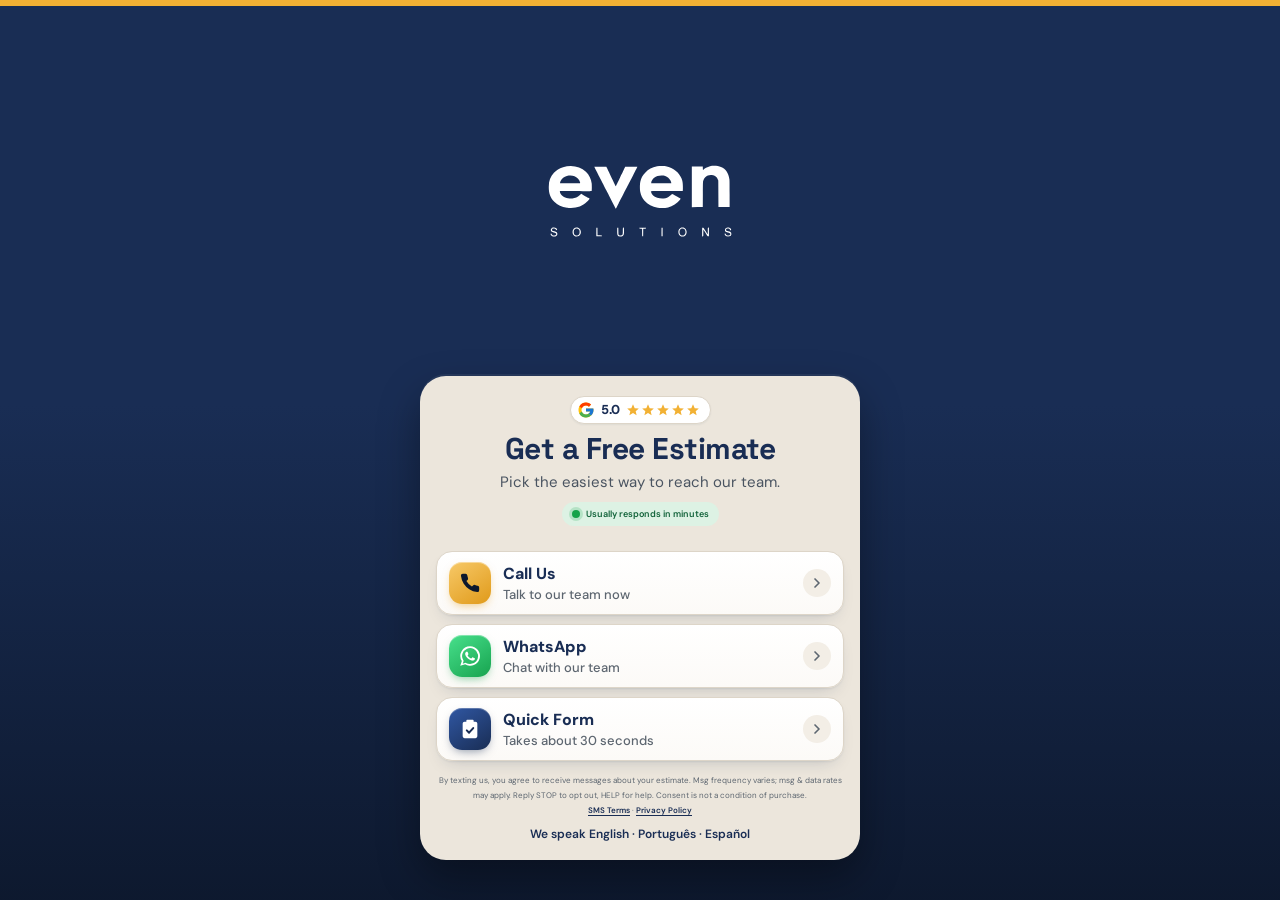
<file: index.html>
<!DOCTYPE html>
<html lang="en">
<head>
  <meta charset="utf-8">
  <meta name="facebook-domain-verification" content="kcwqzrbr8dqkp8t2dxts8i8a667x19">
  <meta name="viewport" content="width=device-width, initial-scale=1">
  <title>Even Solutions — Home Remodeling in Central Florida</title>
  <meta name="description" content="Licensed and insured home remodeling in Orlando and Central Florida: flooring, painting, bathrooms and accent walls.">
  <meta http-equiv="refresh" content="0; url=/estimate">
  <link rel="canonical" href="https://www.evensolutionsusa.com/estimate">
  <link rel="icon" type="image/svg+xml" href="/images/logo-navy.svg">
</head>
<body style="background:#192d54">
  <p><a href="/estimate" style="color:#fff">Get a free estimate</a></p>
</body>
</html>
</file>
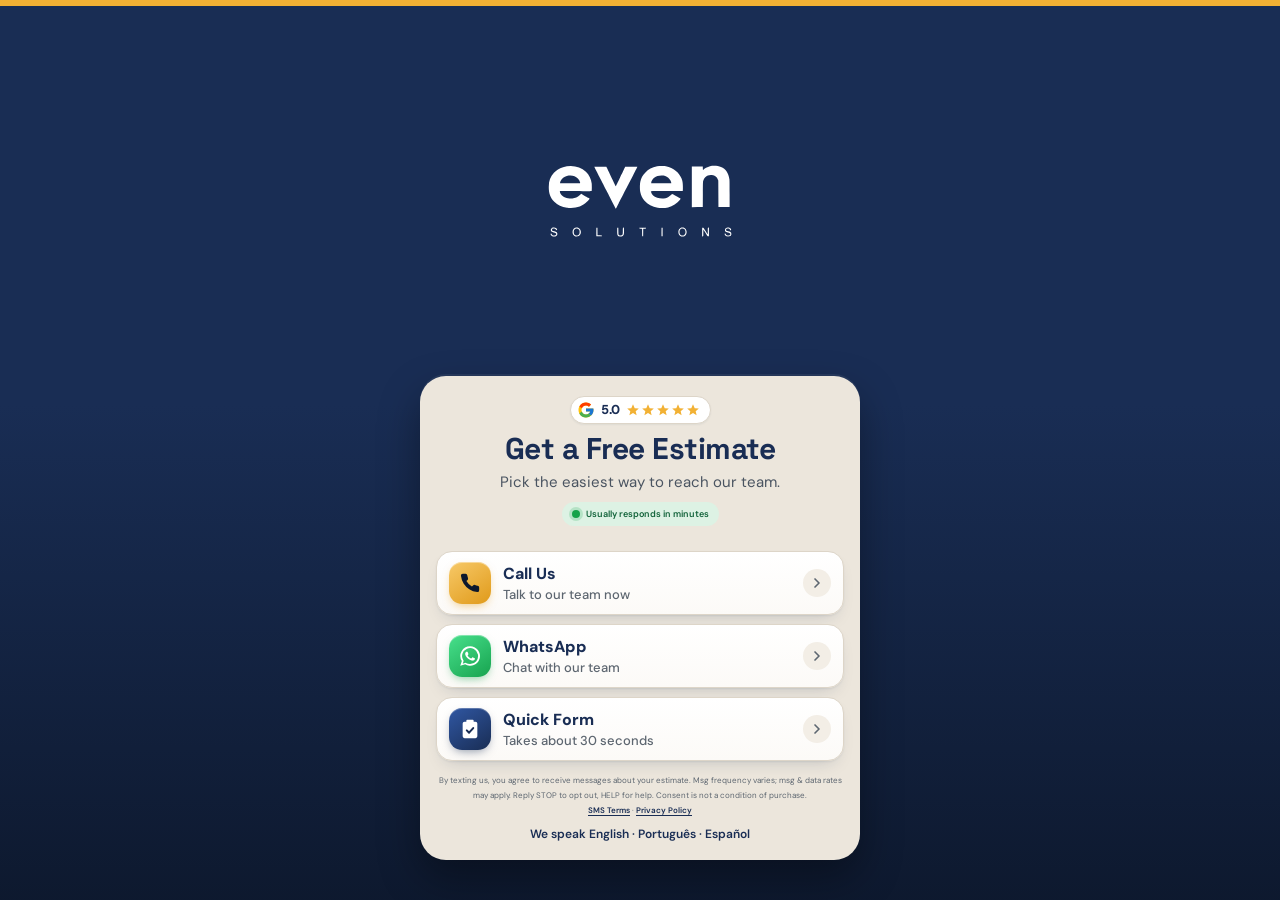
<file: estimate/index.html>
<!DOCTYPE html>
<html lang="en" style="background:#192d54">
<head>
  <meta charset="utf-8">
  <meta name="facebook-domain-verification" content="kcwqzrbr8dqkp8t2dxts8i8a667x19">
  <meta name="viewport" content="width=device-width, initial-scale=1">
  <title>Free Remodeling Estimate — Even Solutions</title>
  <meta name="description" content="Choose the easiest way to connect with the Even Solutions team for a free estimate.">
  <meta name="robots" content="noindex, follow">
  <meta name="theme-color" content="#192d54">
  <meta property="og:title" content="Even Solutions — Home Remodeling in Central Florida">
  <meta property="og:image" content="/images/logo-navy.svg">
  <link rel="icon" type="image/svg+xml" href="/images/logo-navy.svg">
  <link rel="preconnect" href="https://fonts.googleapis.com">
  <link rel="preconnect" href="https://fonts.gstatic.com" crossorigin>
  <link rel="stylesheet" href="https://fonts.googleapis.com/css2?family=Space+Grotesk:wght@500;700&family=DM+Sans:wght@400;500;600;700;800&display=swap">
  <link rel="stylesheet" href="/assets/even.css?v=9">
  <script src="/assets/config.js?v=5"></script>
</head>
<body class="estimate-body">
  <main class="estimate">
    <div class="estimate-logo">
      <a href="/" aria-label="Even Solutions home">
        <img src="/images/logo-white.svg" alt="Even Solutions" width="1200" height="468">
      </a>
    </div>

    <section class="estimate-card" aria-labelledby="estimate-title">
      <div class="rating" role="img" aria-label="Rated 5.0 out of 5 on Google">
        <img src="/images/google-g.svg" alt="" width="18" height="18">
        <b>5.0</b>
        <span class="stars" aria-hidden="true">
          <svg viewBox="0 0 24 24" fill="#F2B134"><path d="M12 2l2.9 6.9 7.1.6-5.4 4.7 1.6 7L12 17.3 5.8 21.2l1.6-7L2 9.5l7.1-.6z"/></svg>
          <svg viewBox="0 0 24 24" fill="#F2B134"><path d="M12 2l2.9 6.9 7.1.6-5.4 4.7 1.6 7L12 17.3 5.8 21.2l1.6-7L2 9.5l7.1-.6z"/></svg>
          <svg viewBox="0 0 24 24" fill="#F2B134"><path d="M12 2l2.9 6.9 7.1.6-5.4 4.7 1.6 7L12 17.3 5.8 21.2l1.6-7L2 9.5l7.1-.6z"/></svg>
          <svg viewBox="0 0 24 24" fill="#F2B134"><path d="M12 2l2.9 6.9 7.1.6-5.4 4.7 1.6 7L12 17.3 5.8 21.2l1.6-7L2 9.5l7.1-.6z"/></svg>
          <svg viewBox="0 0 24 24" fill="#F2B134"><path d="M12 2l2.9 6.9 7.1.6-5.4 4.7 1.6 7L12 17.3 5.8 21.2l1.6-7L2 9.5l7.1-.6z"/></svg>
        </span>
      </div>

      <h1 id="estimate-title">Get a Free Estimate</h1>
      <p class="lead">Pick the easiest way to reach our team.</p>
      <p class="responds"><i aria-hidden="true"></i>Usually responds in minutes</p>

      <nav class="options" aria-label="Contact options">
        <!-- Primary: Text Us -->
        <a href="sms:+16893336828" class="opt primary btn-sms" data-channel="sms" aria-label="Text Even Solutions. Fastest way to reach us">
          <span class="ico" aria-hidden="true">
            <svg viewBox="0 0 24 24" style="width:24px;height:24px"><path fill="#FFFFFF" d="M5 3h14a3 3 0 0 1 3 3v9a3 3 0 0 1-3 3h-8.6l-4.8 3.6A1 1 0 0 1 4 20.8V18A3 3 0 0 1 2 15V6a3 3 0 0 1 3-3z"/><circle cx="8" cy="10.5" r="1.5" fill="#192d54"/><circle cx="12" cy="10.5" r="1.5" fill="#192d54"/><circle cx="16" cy="10.5" r="1.5" fill="#192d54"/></svg>
          </span>
          <span class="txt">
            <span class="t">Text Us <span class="badge">FASTEST</span></span>
            <span class="s">Start at your own pace</span>
          </span>
          <span class="chev" aria-hidden="true"><svg viewBox="0 0 24 24" fill="none" stroke="#0d182d" stroke-width="2.5" stroke-linecap="round" stroke-linejoin="round"><path d="m9 18 6-6-6-6"/></svg></span>
        </a>

        <!-- Call Us -->
        <a href="tel:+16893336828" class="opt btn-call" aria-label="Call Even Solutions">
          <span class="ico call" aria-hidden="true">
            <svg viewBox="0 0 24 24"><path fill="#0d182d" d="M22 16.92v3a2 2 0 0 1-2.18 2 19.79 19.79 0 0 1-8.63-3.07 19.5 19.5 0 0 1-6-6 19.79 19.79 0 0 1-3.07-8.67A2 2 0 0 1 4.11 2h3a2 2 0 0 1 2 1.72c.13.96.36 1.9.7 2.81a2 2 0 0 1-.45 2.11L8.09 9.91a16 16 0 0 0 6 6l1.27-1.27a2 2 0 0 1 2.11-.45c.91.34 1.85.57 2.81.7A2 2 0 0 1 22 16.92z"/></svg>
          </span>
          <span class="txt">
            <span class="t">Call Us</span>
            <span class="s">Talk to our team now</span>
          </span>
          <span class="chev" aria-hidden="true"><svg viewBox="0 0 24 24" fill="none" stroke="#5d6670" stroke-width="2.5" stroke-linecap="round" stroke-linejoin="round"><path d="m9 18 6-6-6-6"/></svg></span>
        </a>

        <!-- WhatsApp (number set in /assets/config.js) -->
        <a href="sms:+16893336828" class="opt btn-wa" target="_blank" rel="noopener noreferrer" aria-label="Open WhatsApp with Even Solutions. Chat with our team">
          <span class="ico wa" aria-hidden="true">
            <svg viewBox="0 0 32 32" fill="#FFFFFF" style="width:24px;height:24px"><path d="M16.02 3A12.86 12.86 0 0 0 5.1 22.66L3 29l6.55-2.04A12.95 12.95 0 1 0 16.02 3Zm0 23.72a10.7 10.7 0 0 1-5.45-1.49l-.39-.23-3.88 1.21 1.25-3.76-.25-.4a10.65 10.65 0 1 1 8.72 4.67Zm5.84-7.98c-.32-.16-1.9-.94-2.2-1.05-.29-.11-.5-.16-.71.16-.21.32-.82 1.05-1 1.27-.19.21-.37.24-.69.08-.32-.16-1.35-.5-2.57-1.58a9.62 9.62 0 0 1-1.78-2.21c-.19-.32-.02-.49.14-.65.14-.14.32-.37.48-.56.16-.18.21-.32.32-.53.1-.21.05-.4-.03-.56-.08-.16-.71-1.72-.98-2.35-.26-.62-.52-.54-.71-.55h-.61c-.21 0-.56.08-.85.4-.29.32-1.11 1.09-1.11 2.65s1.14 3.07 1.3 3.28c.16.21 2.24 3.42 5.43 4.8.76.32 1.35.52 1.81.67.76.24 1.45.21 2 .13.61-.09 1.9-.78 2.17-1.53.27-.75.27-1.4.19-1.53-.08-.13-.29-.21-.61-.37Z"/></svg>
          </span>
          <span class="txt">
            <span class="t">WhatsApp</span>
            <span class="s">Chat with our team</span>
          </span>
          <span class="chev" aria-hidden="true"><svg viewBox="0 0 24 24" fill="none" stroke="#5d6670" stroke-width="2.5" stroke-linecap="round" stroke-linejoin="round"><path d="m9 18 6-6-6-6"/></svg></span>
        </a>

        <!-- Quick Form -->
        <a href="/quote" class="opt" data-channel="form" id="quick-form" aria-label="Open the Even Solutions quick form. Takes about 30 seconds">
          <span class="ico form" aria-hidden="true">
            <svg viewBox="0 0 24 24"><path fill="#FFFFFF" d="M9 2h6a1 1 0 0 1 1 1v1h2a2 2 0 0 1 2 2v14a2 2 0 0 1-2 2H6a2 2 0 0 1-2-2V6a2 2 0 0 1 2-2h2V3a1 1 0 0 1 1-1z"/><path d="m8.5 13.5 2.5 2.5 4.5-5" fill="none" stroke="#192d54" stroke-width="2.2" stroke-linecap="round" stroke-linejoin="round"/></svg>
          </span>
          <span class="txt">
            <span class="t">Quick Form</span>
            <span class="s">Takes about 30 seconds</span>
          </span>
          <span class="chev" aria-hidden="true"><svg viewBox="0 0 24 24" fill="none" stroke="#5d6670" stroke-width="2.5" stroke-linecap="round" stroke-linejoin="round"><path d="m9 18 6-6-6-6"/></svg></span>
        </a>
      </nav>

      <p class="consent">
        By texting us, you agree to receive messages about your estimate. Msg frequency varies; msg &amp; data
        rates may apply. Reply STOP to opt out, HELP for help. Consent is not a condition of purchase.
        <span class="links"><a href="/sms-terms">SMS Terms</a> · <a href="/privacy-policy">Privacy Policy</a></span>
      </p>
      <p class="langs">We speak English · Português · Español</p>
    </section>
  </main>

  <script src="/assets/tracking.js?v=4"></script>
  <script>
    (function () {
      var code = window.EVEN_LEAD_CODE;
      function track(name, channel) {
        var detail = {}; if (channel) detail.channel = channel; if (code) detail.code = code;
        window.dispatchEvent(new CustomEvent(name, { detail: detail }));
        if (window.dataLayer) window.dataLayer.push(Object.assign({ event: name }, detail));
      }
      track('estimate_page_view');
      document.querySelectorAll('[data-channel]').forEach(function (a) {
        a.addEventListener('click', function () {
          var ch = a.getAttribute('data-channel');
          track('estimate_channel_click', ch);
          if (ch === 'form') track('estimate_form_open', 'form');
        });
      });
      document.querySelector('.btn-wa').addEventListener('click', function () { track('estimate_channel_click', 'whatsapp'); });
    })();
  </script>
</body>
</html>
</file>
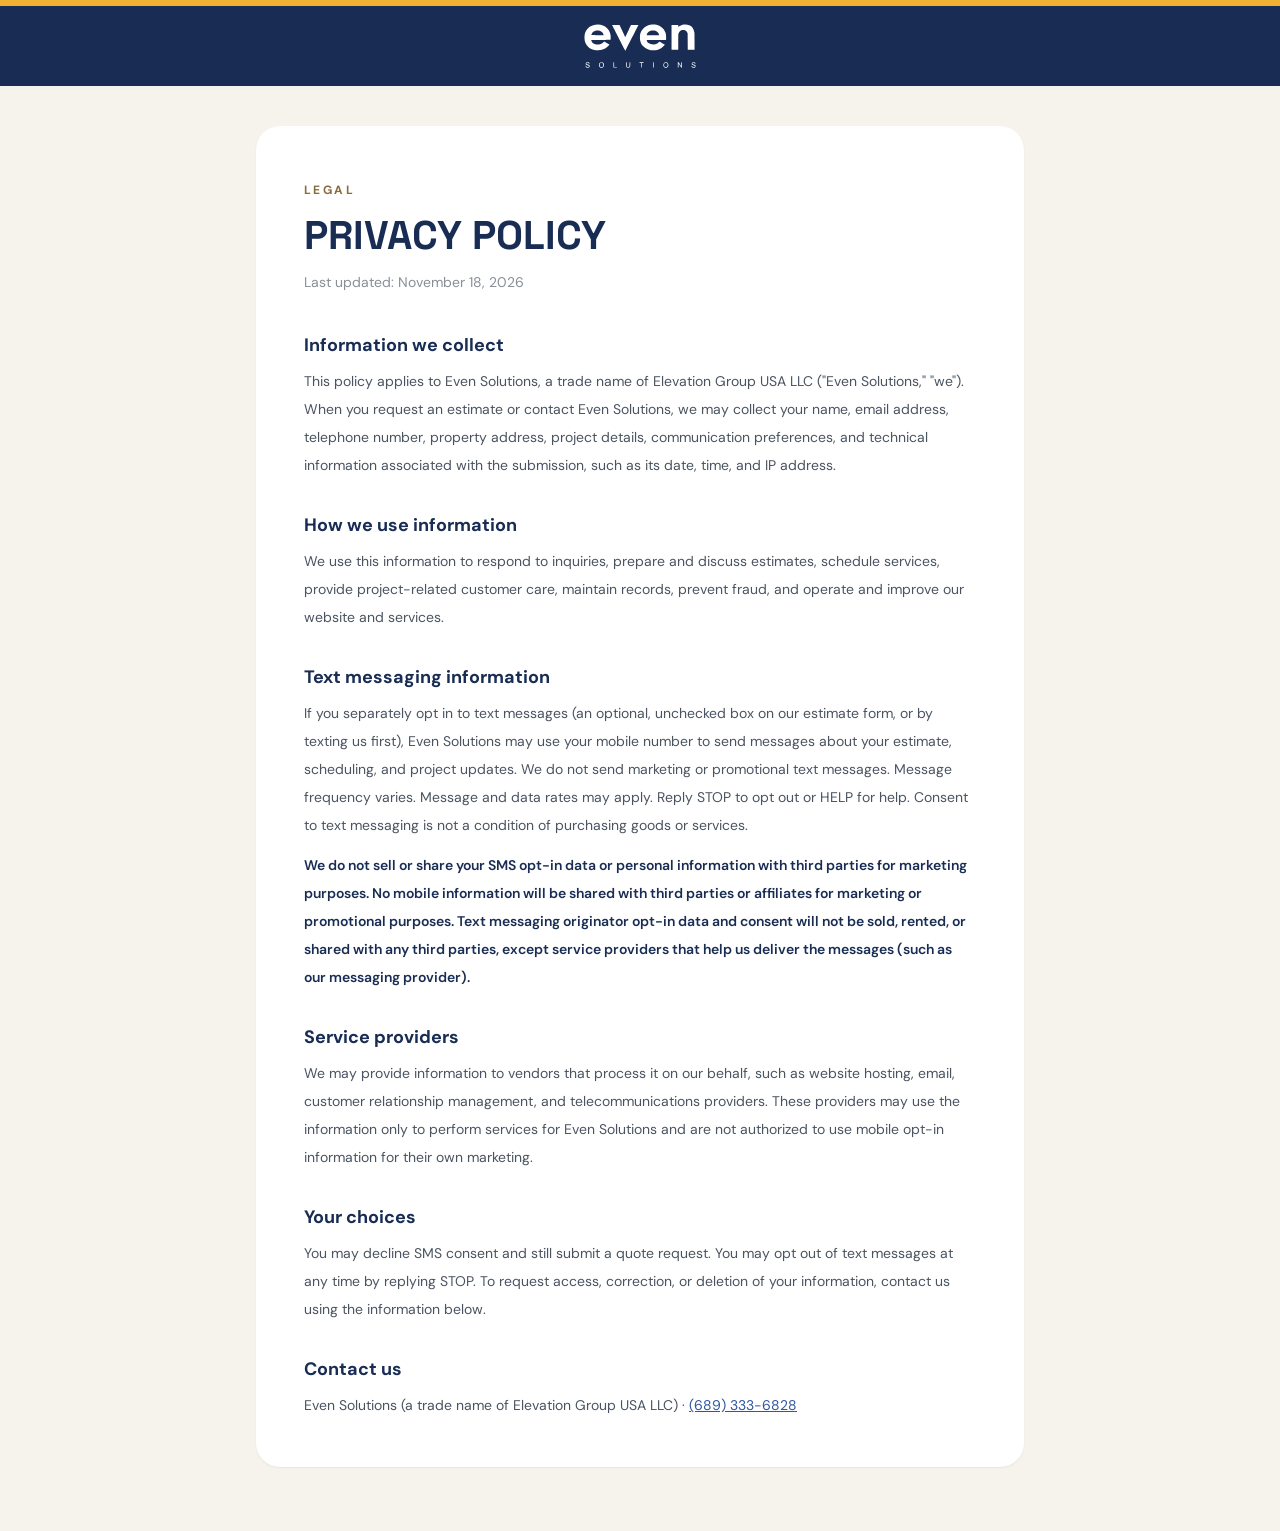
<file: privacy-policy/index.html>
<!DOCTYPE html>
<html lang="en">
<head>
  <meta charset="utf-8">
  <meta name="facebook-domain-verification" content="kcwqzrbr8dqkp8t2dxts8i8a667x19">
  <meta name="viewport" content="width=device-width, initial-scale=1">
  <title>Privacy Policy — Even Solutions</title>
  <meta name="description" content="How Even Solutions collects, uses, and protects information submitted through our website.">
  <meta name="theme-color" content="#192d54">
  <link rel="icon" type="image/svg+xml" href="/images/logo-navy.svg">
  <link rel="preconnect" href="https://fonts.googleapis.com">
  <link rel="preconnect" href="https://fonts.gstatic.com" crossorigin>
  <link rel="stylesheet" href="https://fonts.googleapis.com/css2?family=Space+Grotesk:wght@500;700&family=DM+Sans:wght@400;500;600;700;800&display=swap">
  <link rel="stylesheet" href="/assets/even.css?v=9">
</head>
<body>
  <header class="page-top"><a href="/estimate" aria-label="Even Solutions"><img src="/images/logo-white.svg" alt="Even Solutions" width="1200" height="468"></a></header>
  <main class="legal">
    <article>
      <p class="eyebrow">Legal</p>
      <h1>Privacy Policy</h1>
      <p class="updated">Last updated: November 18, 2026</p>

      <div class="body">
        <section>
          <h2>Information we collect</h2>
          <p>This policy applies to Even Solutions, a trade name of Elevation Group USA LLC ("Even Solutions," "we"). When you request an estimate or contact Even Solutions, we may collect your name, email
            address, telephone number, property address, project details, communication preferences,
            and technical information associated with the submission, such as its date, time, and IP address.</p>
        </section>
        <section>
          <h2>How we use information</h2>
          <p>We use this information to respond to inquiries, prepare and discuss estimates, schedule
            services, provide project-related customer care, maintain records, prevent fraud, and
            operate and improve our website and services.</p>
        </section>
        <section>
          <h2>Text messaging information</h2>
          <p>If you separately opt in to text messages (an optional, unchecked box on our estimate form, or by texting us
            first), Even Solutions may use your mobile number to send messages about your estimate, scheduling, and
            project updates. We do not send marketing or promotional text messages.
            Message frequency varies. Message and data rates may apply. Reply STOP to opt out or HELP
            for help. Consent to text messaging is not a condition of purchasing goods or services.</p>
          <p class="strong">We do not sell or share your SMS opt-in data or personal information with third parties for marketing purposes. No mobile information will be shared with third parties or affiliates for marketing or promotional
            purposes. Text messaging originator opt-in data and consent will not be sold, rented, or shared with any
            third parties, except service providers that help us deliver the messages (such as our messaging provider).</p>
        </section>
        <section>
          <h2>Service providers</h2>
          <p>We may provide information to vendors that process it on our behalf, such as website
            hosting, email, customer relationship management, and telecommunications providers. These
            providers may use the information only to perform services for Even Solutions and are not
            authorized to use mobile opt-in information for their own marketing.</p>
        </section>
        <section>
          <h2>Your choices</h2>
          <p>You may decline SMS consent and still submit a quote request. You may opt out of text
            messages at any time by replying STOP. To request access, correction, or deletion of your
            information, contact us using the information below.</p>
        </section>
        <section>
          <h2>Contact us</h2>
          <p>Even Solutions (a trade name of Elevation Group USA LLC) · <a href="tel:+16893336828">(689) 333-6828</a></p>
        </section>
      </div>
    </article>
  </main>
</body>
</html>
</file>
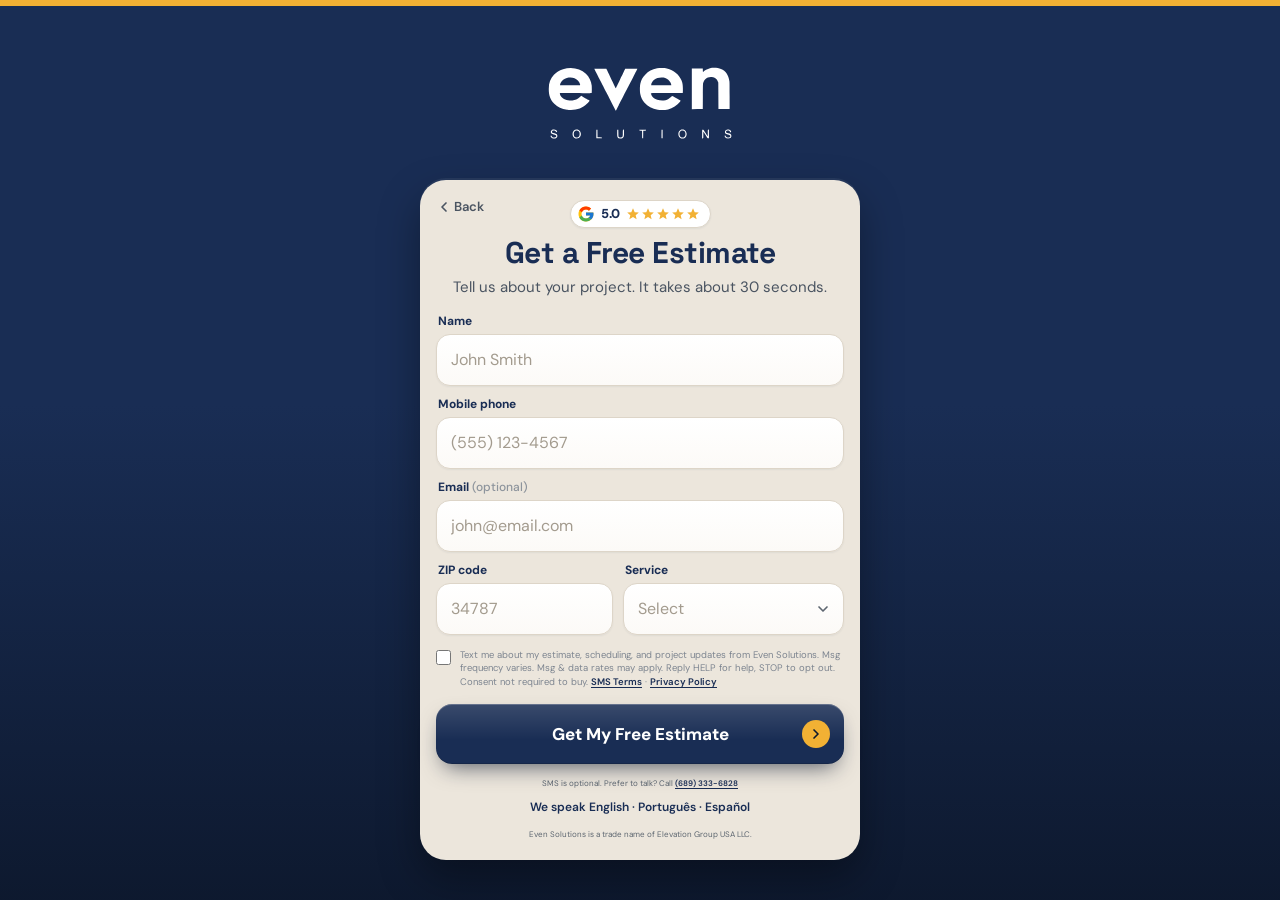
<file: quote/index.html>
<!DOCTYPE html>
<html lang="en" style="background:#192d54">
<head>
  <meta charset="utf-8">
  <meta name="facebook-domain-verification" content="kcwqzrbr8dqkp8t2dxts8i8a667x19">
  <meta name="viewport" content="width=device-width, initial-scale=1">
  <title>Quick Estimate Form — Even Solutions</title>
  <meta name="description" content="Request a free home remodeling estimate from Even Solutions in about 30 seconds.">
  <meta name="robots" content="noindex, follow">
  <meta name="theme-color" content="#192d54">
  <link rel="icon" type="image/svg+xml" href="/images/logo-navy.svg">
  <link rel="preconnect" href="https://fonts.googleapis.com">
  <link rel="preconnect" href="https://fonts.gstatic.com" crossorigin>
  <link rel="stylesheet" href="https://fonts.googleapis.com/css2?family=Space+Grotesk:wght@500;700&family=DM+Sans:wght@400;500;600;700;800&display=swap">
  <link rel="stylesheet" href="/assets/even.css?v=9">
  <script src="/assets/config.js?v=5"></script>
</head>
<body class="estimate-body">
  <main class="estimate">
    <div class="estimate-logo">
      <a href="/estimate" aria-label="Even Solutions — back to contact options">
        <img src="/images/logo-white.svg" alt="Even Solutions" width="1200" height="468">
      </a>
    </div>

    <section class="estimate-card quote-card" aria-labelledby="quote-title">
      <a href="/estimate" class="back-link" aria-label="Back to contact options">
        <svg viewBox="0 0 24 24" fill="none" stroke="currentColor" stroke-width="2.5" stroke-linecap="round" stroke-linejoin="round" aria-hidden="true"><path d="m15 18-6-6 6-6"/></svg>Back
      </a>
      <div class="rating" role="img" aria-label="Rated 5.0 out of 5 on Google">
        <img src="/images/google-g.svg" alt="" width="18" height="18">
        <b>5.0</b>
        <span class="stars" aria-hidden="true">
          <svg viewBox="0 0 24 24" fill="#F2B134"><path d="M12 2l2.9 6.9 7.1.6-5.4 4.7 1.6 7L12 17.3 5.8 21.2l1.6-7L2 9.5l7.1-.6z"/></svg>
          <svg viewBox="0 0 24 24" fill="#F2B134"><path d="M12 2l2.9 6.9 7.1.6-5.4 4.7 1.6 7L12 17.3 5.8 21.2l1.6-7L2 9.5l7.1-.6z"/></svg>
          <svg viewBox="0 0 24 24" fill="#F2B134"><path d="M12 2l2.9 6.9 7.1.6-5.4 4.7 1.6 7L12 17.3 5.8 21.2l1.6-7L2 9.5l7.1-.6z"/></svg>
          <svg viewBox="0 0 24 24" fill="#F2B134"><path d="M12 2l2.9 6.9 7.1.6-5.4 4.7 1.6 7L12 17.3 5.8 21.2l1.6-7L2 9.5l7.1-.6z"/></svg>
          <svg viewBox="0 0 24 24" fill="#F2B134"><path d="M12 2l2.9 6.9 7.1.6-5.4 4.7 1.6 7L12 17.3 5.8 21.2l1.6-7L2 9.5l7.1-.6z"/></svg>
        </span>
      </div>

      <h1 id="quote-title">Get a Free Estimate</h1>
      <p class="lead">Tell us about your project. It takes about 30 seconds.</p>

      <form class="eform" id="quote-form" novalidate>
        <input class="hp" type="text" name="company" tabindex="-1" autocomplete="off" aria-hidden="true">
        <input type="hidden" name="gclid"><input type="hidden" name="fbclid"><input type="hidden" name="gbraid"><input type="hidden" name="wbraid">
        <input type="hidden" name="utm_source"><input type="hidden" name="utm_medium"><input type="hidden" name="utm_campaign">
        <input type="hidden" name="utm_content"><input type="hidden" name="utm_term">

        <label class="field"><span>Name</span>
          <input name="name" type="text" required maxlength="120" autocomplete="name" placeholder="John Smith"></label>
        <label class="field"><span>Mobile phone</span>
          <input name="phone" type="tel" required maxlength="40" autocomplete="tel" placeholder="(555) 123-4567"></label>
        <label class="field"><span>Email <em>(optional)</em></span>
          <input name="email" type="email" maxlength="254" autocomplete="email" placeholder="john@email.com"></label>
        <div class="row">
          <label class="field"><span>ZIP code</span>
            <input name="zipCode" type="text" required inputmode="numeric" pattern="[0-9]{5}" minlength="5" maxlength="5" autocomplete="postal-code" placeholder="34787"></label>
          <label class="field"><span>Service</span>
            <select name="service" required>
              <option value="" disabled selected>Select</option>
              <option>Flooring</option>
              <option>Interior Painting</option>
              <option>Exterior Painting</option>
              <option>Bathroom Remodel</option>
              <option>Accent Walls</option>
              <option>Demolition</option>
              <option>Other</option>
            </select></label>
        </div>

        <div class="sms-consent">
          <input type="checkbox" id="sms-consent" name="smsConsent" value="yes">
          <label for="sms-consent">Text me about my estimate, scheduling, and project updates from Even Solutions. Msg frequency varies. Msg &amp; data rates may apply. Reply HELP for help, STOP to opt out. Consent not required to buy.
            <a href="/sms-terms" target="_blank" rel="noopener">SMS Terms</a> · <a href="/privacy-policy" target="_blank" rel="noopener">Privacy Policy</a></label>
        </div>

        <p class="error" role="alert" hidden></p>

        <button type="submit" class="ebtn"><span class="ebtn-label">Get My Free Estimate</span>
          <span class="chev" aria-hidden="true"><svg viewBox="0 0 24 24" fill="none" stroke="#0d182d" stroke-width="2.5" stroke-linecap="round" stroke-linejoin="round"><path d="m9 18 6-6-6-6"/></svg></span>
        </button>
      </form>

      <p class="consent">SMS is optional. Prefer to talk? Call <a href="tel:+16893336828" class="btn-call">(689) 333-6828</a></p>
      <p class="langs">We speak English · Português · Español</p>
      <p class="consent legal-name">Even Solutions is a trade name of Elevation Group USA LLC.</p>
    </section>
  </main>

  <script src="/assets/tracking.js?v=4"></script>
  <script>
    (function () {
      var C = window.EVEN_CONFIG || {};
      var form = document.getElementById('quote-form');
      var err = form.querySelector('.error');
      var btn = form.querySelector('button[type=submit]');
      var label = btn.querySelector('.ebtn-label');
      function showError(msg) { err.textContent = msg; err.hidden = false; }
      form.addEventListener('submit', function (e) {
        e.preventDefault();
        err.hidden = true;
        if (!form.checkValidity()) { showError('Please check the required fields.'); form.reportValidity(); return; }
        btn.disabled = true; label.textContent = 'Sending…';
        var data = Object.fromEntries(new FormData(form).entries());
        data.smsConsent = document.getElementById('sms-consent').checked; // optional, unchecked by default
        data.formPage = location.href;
        data.meta_event_id = window.EVEN_NEW_EVENT_ID ? window.EVEN_NEW_EVENT_ID() : String(Date.now());
        try { sessionStorage.setItem('even_lead_event_id', data.meta_event_id); sessionStorage.setItem('even_lead_service', data.service); } catch (e) {}
        fetch('/api/quote', { method: 'POST', headers: { 'Content-Type': 'application/json' }, body: JSON.stringify(data) })
          .then(function (r) { return r.json().catch(function () { return {}; }).then(function (j) { if (!r.ok || !j.ok) throw new Error(j.message || ''); return j; }); })
          .then(function () {
            if (typeof window.gtag === 'function') {
              gtag('event', 'generate_lead', { form_name: 'quick_form', service: data.service });
              if (C.adsConversions && C.adsConversions.lead_form) gtag('event', 'conversion', { send_to: C.adsConversions.lead_form });
            }
            location.href = '/thank-you';
          })
          .catch(function (x) {
            showError(x.message || 'Something went wrong. Please call us at ' + (C.phoneDisplay || '(689) 333-6828') + '.');
            btn.disabled = false; label.textContent = 'Get My Free Estimate';
          });
      });
    })();
  </script>
</body>
</html>
</file>
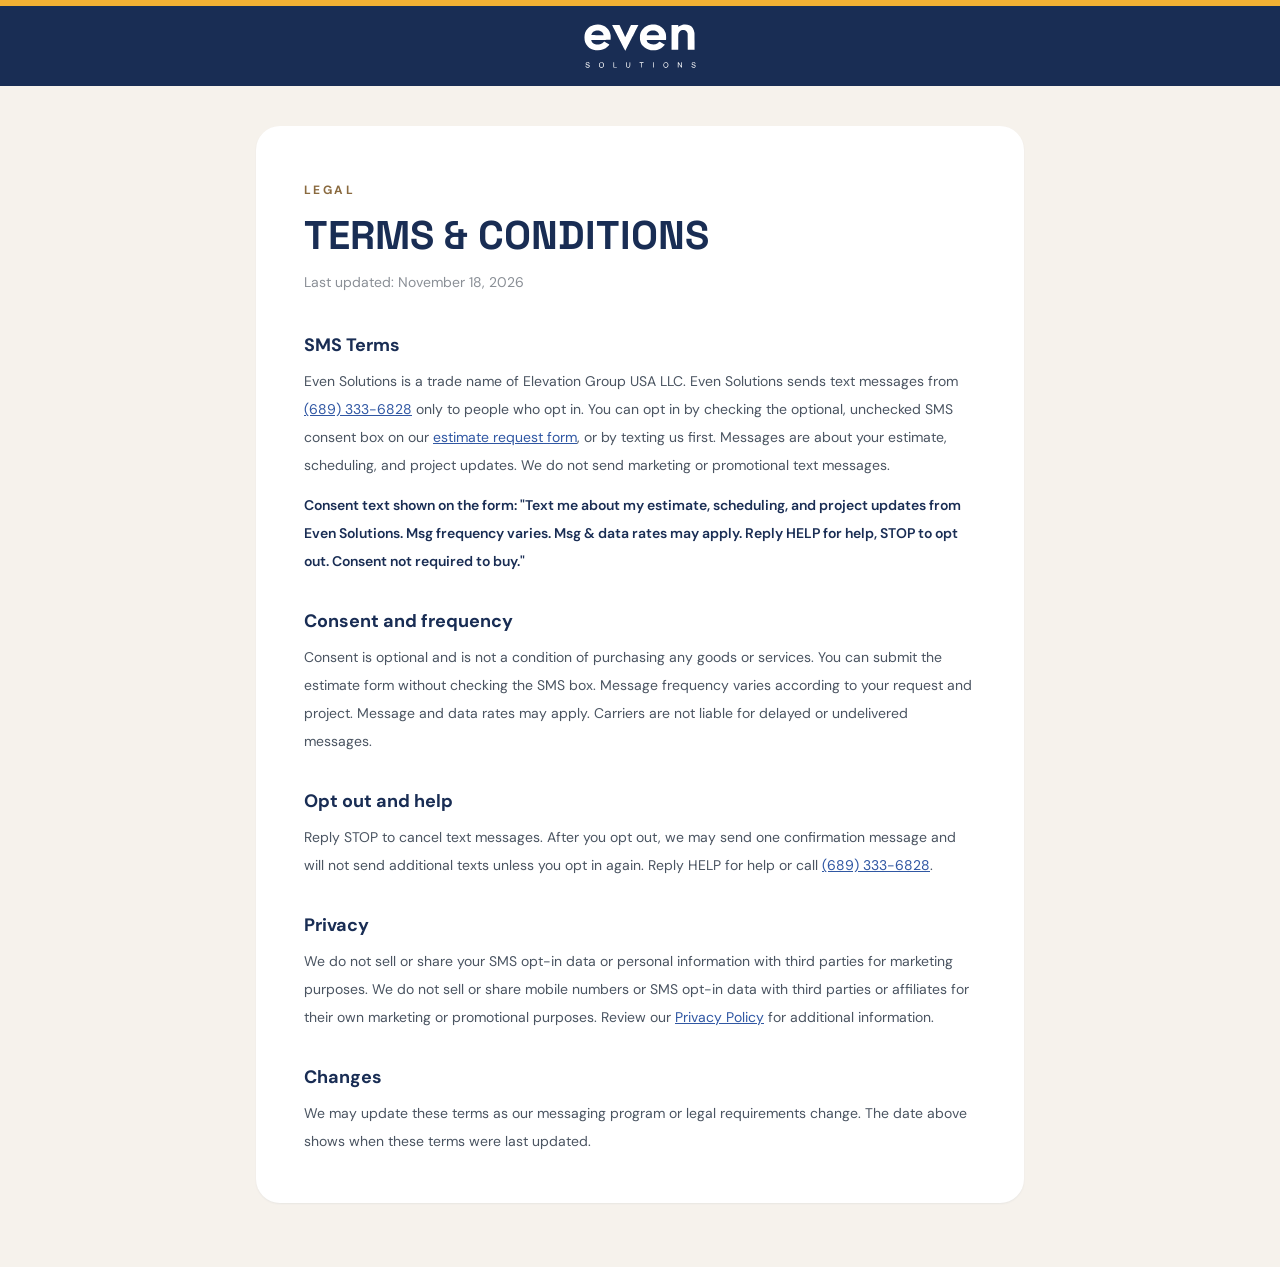
<file: sms-terms/index.html>
<!DOCTYPE html>
<html lang="en">
<head>
  <meta charset="utf-8">
  <meta name="facebook-domain-verification" content="kcwqzrbr8dqkp8t2dxts8i8a667x19">
  <meta name="viewport" content="width=device-width, initial-scale=1">
  <title>Terms &amp; Conditions — Even Solutions</title>
  <meta name="description" content="Terms for Even Solutions estimate and customer care text messages.">
  <meta name="theme-color" content="#192d54">
  <link rel="icon" type="image/svg+xml" href="/images/logo-navy.svg">
  <link rel="preconnect" href="https://fonts.googleapis.com">
  <link rel="preconnect" href="https://fonts.gstatic.com" crossorigin>
  <link rel="stylesheet" href="https://fonts.googleapis.com/css2?family=Space+Grotesk:wght@500;700&family=DM+Sans:wght@400;500;600;700;800&display=swap">
  <link rel="stylesheet" href="/assets/even.css?v=9">
</head>
<body>
  <header class="page-top"><a href="/estimate" aria-label="Even Solutions"><img src="/images/logo-white.svg" alt="Even Solutions" width="1200" height="468"></a></header>
  <main class="legal">
    <article>
      <p class="eyebrow">Legal</p>
      <h1>Terms &amp; Conditions</h1>
      <p class="updated">Last updated: November 18, 2026</p>

      <div class="body">
        <section>
          <h2>SMS Terms</h2>
          <p>Even Solutions is a trade name of Elevation Group USA LLC. Even Solutions sends text messages from <a href="tel:+16893336828">(689) 333-6828</a> only to people who
            opt in. You can opt in by checking the optional, unchecked SMS consent box on our
            <a href="/quote">estimate request form</a>, or by texting us first. Messages are about your estimate,
            scheduling, and project updates. We do not send marketing or promotional text messages.</p>
          <p class="strong">Consent text shown on the form: "Text me about my estimate, scheduling, and project updates from Even Solutions. Msg frequency varies. Msg &amp; data rates may apply. Reply HELP for help, STOP to opt out. Consent not required to buy."</p>
        </section>
        <section>
          <h2>Consent and frequency</h2>
          <p>Consent is optional and is not a condition of purchasing any goods or services. You can submit
            the estimate form without checking the SMS box. Message frequency varies according to your request and project. Message and data rates may apply.
            Carriers are not liable for delayed or undelivered messages.</p>
        </section>
        <section>
          <h2>Opt out and help</h2>
          <p>Reply STOP to cancel text messages. After you opt out, we may send one confirmation
            message and will not send additional texts unless you opt in again. Reply HELP for help or
            call <a href="tel:+16893336828">(689) 333-6828</a>.</p>
        </section>
        <section>
          <h2>Privacy</h2>
          <p>We do not sell or share your SMS opt-in data or personal information with third parties for marketing purposes. We do not sell or share mobile numbers or SMS opt-in data with third parties or affiliates
            for their own marketing or promotional purposes. Review our
            <a href="/privacy-policy">Privacy Policy</a> for additional information.</p>
        </section>
        <section>
          <h2>Changes</h2>
          <p>We may update these terms as our messaging program or legal requirements change. The date
            above shows when these terms were last updated.</p>
        </section>
      </div>
    </article>
  </main>
</body>
</html>
</file>
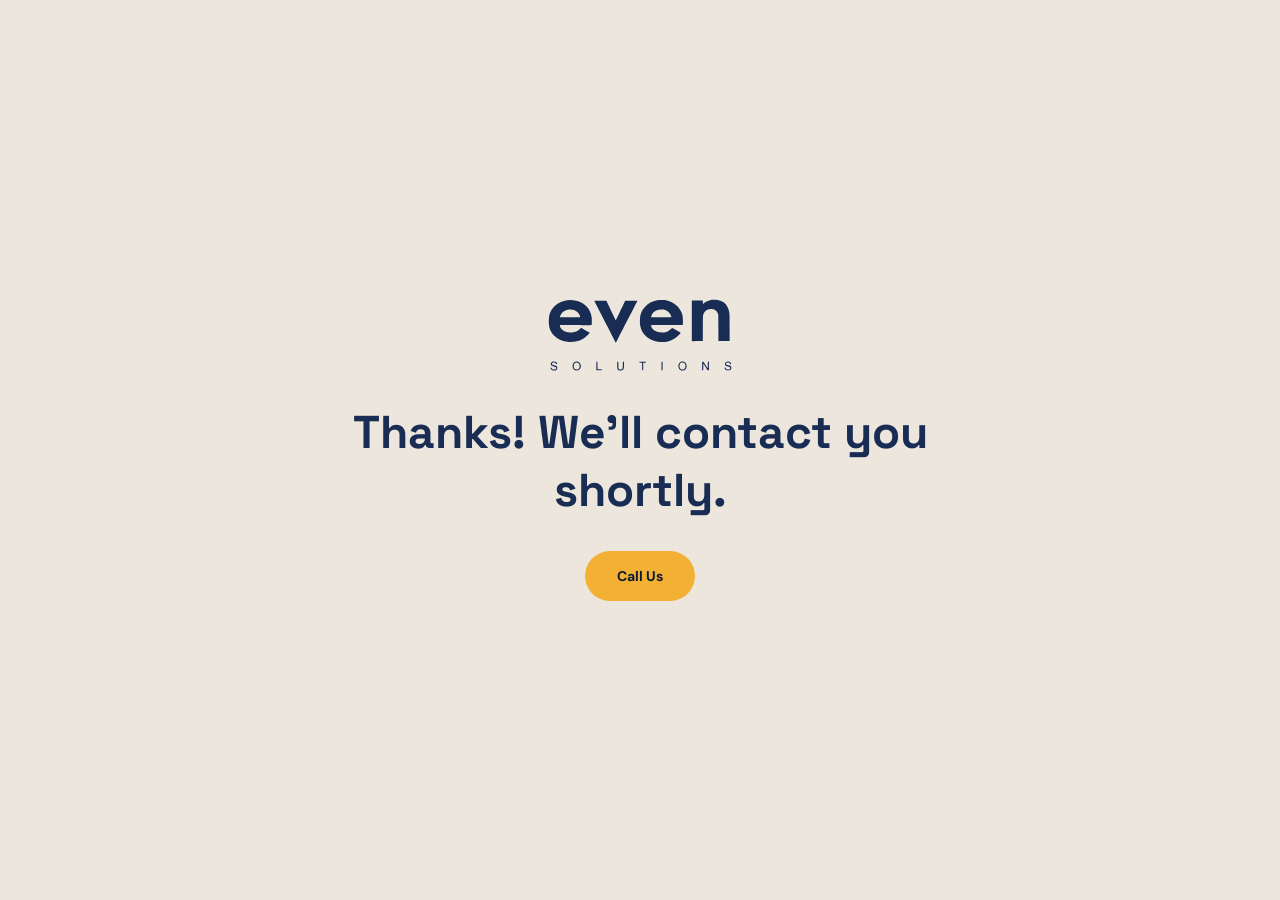
<file: thank-you/index.html>
<!DOCTYPE html>
<html lang="en">
<head>
  <meta charset="utf-8">
  <meta name="facebook-domain-verification" content="kcwqzrbr8dqkp8t2dxts8i8a667x19">
  <meta name="viewport" content="width=device-width, initial-scale=1">
  <title>Thank You — Even Solutions</title>
  <meta name="robots" content="noindex, nofollow">
  <meta name="theme-color" content="#192d54">
  <link rel="icon" type="image/svg+xml" href="/images/logo-navy.svg">
  <link rel="preconnect" href="https://fonts.googleapis.com">
  <link rel="preconnect" href="https://fonts.gstatic.com" crossorigin>
  <link rel="stylesheet" href="https://fonts.googleapis.com/css2?family=Space+Grotesk:wght@500;700&family=DM+Sans:wght@400;500;600;700;800&display=swap">
  <link rel="stylesheet" href="/assets/even.css?v=9">
  <script src="/assets/config.js?v=5"></script>
</head>
<body>
  <main class="thanks">
    <img src="/images/logo-navy.svg" alt="Even Solutions" width="1200" height="468">
    <h1>Thanks! We'll contact you shortly.</h1>
    <a href="tel:+16893336828" class="btn-sun btn-call">Call Us</a>
  </main>
  <script src="/assets/tracking.js?v=4"></script>
  <script>
    (function () {
      var attempts = 0;
      (function sendLead() {
        if (typeof window.fbq === 'function') {
          var id = '', svc = '';
          try { id = sessionStorage.getItem('even_lead_event_id') || ''; svc = sessionStorage.getItem('even_lead_service') || ''; sessionStorage.removeItem('even_lead_event_id'); } catch (e) {}
          if (!id) return; // only count real form submissions, not page reloads or direct visits
          fbq('track', 'Lead', { content_name: svc }, { eventID: id });
          return;
        }
        if (++attempts < 20) setTimeout(sendLead, 250);
      })();
    })();
  </script>
</body>
</html>
</file>
<file: assets/even.css>
/* Even Solutions — brand tokens (Navy 60% · Linen 25% · Sun 10%) */
:root {
  --navy: #192d54;
  --sun: #f2b134;
  --sun-dark: #d9971a;
  --linen: #ece6dc;
  --cobalt: #3057a3;
  --ink: #0d182d;
  --bronze: #8a6a3f;
  --slate: #4a5461;
  --line: #ddd5c8;
  --font-display: 'Space Grotesk', system-ui, sans-serif;
  --font-sans: 'DM Sans', system-ui, sans-serif;
}
*, *::before, *::after { box-sizing: border-box; }
html, body { margin: 0; }
body { font-family: var(--font-sans); color: var(--navy); -webkit-font-smoothing: antialiased; background: #f6f2ec; }
a { color: inherit; }
img { display: block; max-width: 100%; }
[hidden] { display: none !important; }
.sr-only { position: absolute; width: 1px; height: 1px; overflow: hidden; clip: rect(0 0 0 0); white-space: nowrap; }

/* ---------- /estimate ---------- */
body.estimate-body { background: var(--navy); }
.estimate {
  position: relative; display: flex; flex-direction: column; align-items: center; overflow: hidden;
  min-height: 100svh; padding: 18px 16px max(24px, env(safe-area-inset-bottom));
  background-color: var(--navy);
  background-image:
    linear-gradient(180deg, rgba(25,45,84,.84) 0%, rgba(25,45,84,.9) 45%, rgba(13,24,45,.96) 100%),
    url('https://images.unsplash.com/photo-1584622781564-1d987f7333c1?w=1600&q=60&auto=format&fit=crop');
  background-size: cover; background-position: 85% 60%;
}
@media (min-width: 640px) { .estimate { min-height: 100dvh; padding: 40px 24px; } }
.estimate::before { content: ''; position: absolute; inset: 0 0 auto 0; height: 6px; background: var(--sun); z-index: 20; }
.estimate-logo { position: relative; z-index: 10; display: flex; flex: 1; width: 100%; align-items: center; justify-content: center; padding-bottom: 14px; }
.estimate-logo a { display: flex; border-radius: 12px; outline: none; }
.estimate-logo a:focus-visible { box-shadow: 0 0 0 4px rgba(255,255,255,.4); }
.estimate-logo img { height: 52px; width: auto; }
@media (min-height: 760px) { .estimate-logo img { height: 72px; } }

.estimate-card {
  position: relative; z-index: 10; width: 100%; max-width: 440px; border-radius: 26px; background: var(--linen);
  padding: 20px 16px 18px; text-align: center;
  box-shadow: 0 -2px 0 rgba(255,255,255,.06), 0 18px 40px rgba(0,0,0,.35);
}
.rating { display: inline-flex; align-items: center; gap: 6px; border: 1px solid var(--line); background: #fff; border-radius: 999px; padding: 4px 10px 4px 6px; box-shadow: 0 1px 2px rgba(25,45,84,.06); }
.rating img { width: 18px; height: 18px; object-fit: contain; }
.rating b { font-size: 13px; line-height: 18px; font-weight: 800; color: var(--navy); }
.rating .stars { display: flex; gap: 1px; }
.rating .stars svg { width: 14px; height: 14px; }
.estimate-card h1 { margin: 8px 0 0; font-family: var(--font-display); font-size: 30px; line-height: 1.15; font-weight: 700; letter-spacing: -.5px; color: var(--navy); }
.estimate-card .lead { margin: 6px 0 0; font-size: 15px; line-height: 20px; color: var(--slate); }
.responds { margin-top: 10px; display: inline-flex; align-items: center; gap: 6px; border-radius: 999px; background: #ddf2e4; padding: 3px 10px; font-size: 9px; line-height: 18px; font-weight: 600; color: #12633a; }
.responds i { width: 8px; height: 8px; border-radius: 999px; background: #16a34a; box-shadow: 0 0 0 3px rgba(22,163,74,.2); }

.options { margin-top: 16px; display: flex; flex-direction: column; gap: 9px; }
.opt {
  display: flex; height: 64px; align-items: center; gap: 12px; padding: 0 12px; border-radius: 16px; text-align: left; text-decoration: none; outline: none;
  border: 1px solid var(--line); background: linear-gradient(180deg, #fff 0%, #fcfaf7 100%); color: var(--navy);
  box-shadow: inset 0 1px 0 #fff, 0 1px 2px rgba(25,45,84,.06), 0 8px 18px -10px rgba(25,45,84,.28);
  transition: transform 150ms ease, box-shadow 150ms ease, border-color 150ms ease;
}
.opt:hover { transform: translateY(-2px); border-color: #cfc5b5; }
.opt:active { transform: scale(.98); }
.opt:focus-visible { box-shadow: 0 0 0 4px rgba(48,87,163,.35); }
.opt.primary {
  border: 0; color: #fff;
  background: linear-gradient(180deg, rgba(255,255,255,.14) 0%, rgba(255,255,255,0) 60%), var(--navy);
  box-shadow: inset 0 1px 0 rgba(255,255,255,.22), inset 0 -1px 0 rgba(0,0,0,.15), 0 10px 22px -8px rgba(13,24,45,.7);
}
.opt.primary:focus-visible { box-shadow: 0 0 0 4px rgba(242,177,52,.6); }
.opt .ico { display: flex; width: 42px; height: 42px; flex-shrink: 0; align-items: center; justify-content: center; border-radius: 13px; }
.opt .ico svg { width: 22px; height: 22px; }
.opt.primary .ico { background: rgba(255,255,255,.16); box-shadow: inset 0 1px 0 rgba(255,255,255,.3); }
.ico.call { background: linear-gradient(145deg, #f7c968 0%, #e09a1a 100%); box-shadow: inset 0 1px 0 rgba(255,255,255,.4), 0 4px 10px -3px rgba(224,154,26,.55); }
.ico.wa { background: linear-gradient(145deg, #48e08c 0%, #17a34f 100%); box-shadow: inset 0 1px 0 rgba(255,255,255,.35), 0 4px 10px -3px rgba(23,163,79,.55); }
.ico.form { background: linear-gradient(145deg, #3057a3 0%, #192d54 100%); box-shadow: inset 0 1px 0 rgba(255,255,255,.25), 0 4px 10px -3px rgba(25,45,84,.5); }
.opt .txt { display: flex; min-width: 0; flex: 1; flex-direction: column; gap: 1px; }
.opt .t { display: flex; align-items: center; gap: 8px; font-size: 16px; line-height: 22px; font-weight: 800; }
.opt .s { font-size: 13px; line-height: 18px; font-weight: 500; color: #5d6670; }
.opt.primary .s { color: #fff; }
.badge { border-radius: 999px; background: var(--sun); padding: 2px 7px; font-size: 10px; line-height: 14px; font-weight: 800; letter-spacing: .06em; color: var(--ink); }
.chev { display: flex; width: 28px; height: 28px; flex-shrink: 0; align-items: center; justify-content: center; border-radius: 999px; background: #f3eee6; }
.opt.primary .chev { background: var(--sun); }
.chev svg { width: 16px; height: 16px; }
.consent { margin: 12px 0 0; font-size: 8px; line-height: 15px; color: #5d6670; }
.consent a { font-weight: 600; color: var(--navy); text-underline-offset: 2px; }
.consent .links { white-space: nowrap; }
.langs { margin: 8px 0 0; font-size: 12px; line-height: 16px; font-weight: 600; color: var(--navy); }

/* ---------- shared light pages (quote, legal, thank-you) ---------- */
.page-top { background: var(--navy); border-top: 6px solid var(--sun); padding: 18px 16px; display: flex; justify-content: center; }
.page-top img { height: 44px; width: auto; }
.legal { padding: 40px 16px 64px; }
.legal article { margin: 0 auto; max-width: 768px; border-radius: 24px; background: #fff; padding: 28px; box-shadow: 0 1px 2px rgba(25,45,84,.06); }
@media (min-width: 640px) { .legal article { padding: 48px; } }
.eyebrow { font-size: 12px; font-weight: 700; letter-spacing: .2em; text-transform: uppercase; color: var(--bronze); margin: 0; }
.legal h1 { margin: 12px 0 0; font-family: var(--font-display); font-size: 28px; font-weight: 700; text-transform: uppercase; }
@media (min-width: 640px) { .legal h1 { font-size: 40px; } }
.legal .updated { margin: 12px 0 0; font-size: 14px; color: #8a8f96; }
.legal .body { margin-top: 40px; font-size: 14px; line-height: 28px; color: var(--slate); }
.legal .body section + section { margin-top: 32px; }
.legal h2 { margin: 0; font-size: 18px; font-weight: 700; color: var(--navy); }
.legal p { margin: 8px 0 0; }
.legal .strong { font-weight: 600; color: var(--navy); margin-top: 12px; }
.legal a { color: var(--cobalt); }

/* Quote form */
.quote { padding: 40px 16px 64px; }
.quote-box { position: relative; margin: 0 auto; max-width: 1100px; overflow: hidden; border-radius: 24px; background: var(--navy); display: grid; gap: 40px; padding: 24px; }
@media (min-width: 640px) { .quote-box { padding: 48px; } }
@media (min-width: 1024px) { .quote-box { grid-template-columns: 1fr 1fr; gap: 64px; } }
.quote-intro { display: flex; flex-direction: column; justify-content: center; color: #fff; }
.quote-intro .eyebrow { color: var(--sun); letter-spacing: .15em; }
.quote-intro h1 { margin: 12px 0 0; font-family: var(--font-display); font-size: 28px; line-height: 1.15; font-weight: 700; text-transform: uppercase; }
@media (min-width: 640px) { .quote-intro h1 { font-size: 40px; } }
.quote-intro p { margin: 20px 0 0; max-width: 28rem; font-size: 15px; line-height: 1.6; color: rgba(255,255,255,.65); }
.contact-line { margin-top: 32px; display: flex; align-items: center; gap: 16px; color: #fff; text-decoration: none; }
.contact-line span.c { display: flex; width: 44px; height: 44px; align-items: center; justify-content: center; border-radius: 999px; background: rgba(255,255,255,.1); transition: background-color .3s; }
.contact-line:hover span.c { background: var(--sun); color: var(--ink); }
.contact-line small { display: block; font-size: 12px; color: rgba(255,255,255,.5); }
.contact-line strong { font-size: 14px; }
.form-card { border-radius: 16px; background: rgba(255,255,255,.05); padding: 24px; }
@media (min-width: 640px) { .form-card { padding: 32px; } }
.qform { display: grid; gap: 16px; }
@media (min-width: 640px) { .qform { grid-template-columns: 1fr 1fr; } .qform .full { grid-column: span 2; } }
.qform label { display: flex; flex-direction: column; gap: 6px; }
.qform label > span { font-size: 12px; font-weight: 700; letter-spacing: .03em; text-transform: uppercase; color: rgba(255,255,255,.6); }
.qform input, .qform select { font: inherit; font-size: 14px; border-radius: 12px; border: 1px solid rgba(255,255,255,.15); background: rgba(255,255,255,.05); color: #fff; padding: 12px 16px; outline: none; transition: border-color .3s; }
.qform input::placeholder { color: rgba(255,255,255,.3); }
.qform select { background: #fff; color: var(--navy); }
.qform input:focus, .qform select:focus { border-color: var(--sun); }
.qform .hp { position: absolute; left: -9999px; width: 0; height: 0; opacity: 0; pointer-events: none; }
.qform .error { margin: 0; border-radius: 12px; border: 1px solid rgba(242,177,52,.5); background: rgba(242,177,52,.12); padding: 12px 16px; font-size: 14px; color: var(--sun); }
.btn-sun { cursor: pointer; border: 0; border-radius: 999px; background: var(--sun); padding: 14px 32px; font: inherit; font-size: 14px; font-weight: 700; color: var(--ink); transition: background-color .3s, box-shadow .3s; text-decoration: none; display: inline-block; }
.btn-sun:hover { background: var(--sun-dark); box-shadow: 0 10px 20px -6px rgba(242,177,52,.35); }
.btn-sun:disabled { opacity: .6; }
.sms-consent { display: grid; grid-template-columns: 22px 1fr; gap: 6px 12px; align-items: start; border-radius: 12px; border: 1px solid rgba(255,255,255,.15); background: rgba(255,255,255,.04); padding: 14px 16px; }
.sms-consent input[type=checkbox] { width: 20px; height: 20px; margin: 1px 0 0; accent-color: var(--sun); cursor: pointer; }
.sms-consent label { display: block; font-size: 13px; line-height: 1.55; color: rgba(255,255,255,.85); cursor: pointer; }
.sms-consent .sms-links { grid-column: 2; margin: 0; font-size: 12px; }
.sms-consent .sms-links a { color: var(--sun); font-weight: 600; }
.qform .fine { margin: 0; text-align: center; font-size: 12px; line-height: 1.6; color: rgba(255,255,255,.55); }
.qform .fine a { color: var(--sun); font-weight: 600; }

/* Thank you */
.thanks { display: flex; min-height: 100vh; flex-direction: column; align-items: center; justify-content: center; padding: 24px; text-align: center; background: var(--linen); }
.thanks img { height: 72px; width: auto; margin-bottom: 32px; }
.thanks h1 { max-width: 36rem; margin: 0; font-family: var(--font-display); font-size: 30px; font-weight: 700; color: var(--navy); }
@media (min-width: 640px) { .thanks h1 { font-size: 46px; } }
.thanks .btn-sun { margin-top: 32px; padding: 16px 32px; }

/* ---------- Quick Form v2: light card on navy ---------- */
.form-card { background: #fff; border-radius: 22px; padding: 26px 22px; box-shadow: 0 24px 48px -16px rgba(0,0,0,.45); }
@media (min-width: 640px) { .form-card { padding: 34px 32px; } }
.form-card .form-head { margin: 0 0 18px; }
.form-card .form-head h2 { margin: 0; font-family: var(--font-display); font-size: 22px; line-height: 1.2; color: var(--navy); }
.form-card .form-head p { margin: 4px 0 0; font-size: 14px; color: var(--slate); }
.qform { gap: 14px; }
.qform label > span { font-size: 11.5px; letter-spacing: .06em; color: var(--slate); }
.qform input, .qform select { background: #f7f4ef; border: 1.5px solid #e4ddd1; color: var(--navy); border-radius: 12px; padding: 13px 15px; font-size: 15px; transition: border-color .2s, box-shadow .2s, background-color .2s; }
.qform input::placeholder { color: #a39b8e; }
.qform select { background: #f7f4ef; color: var(--navy); }
.qform input:focus, .qform select:focus { border-color: var(--cobalt); background: #fff; box-shadow: 0 0 0 4px rgba(48,87,163,.15); }
.qform .error { border-color: #f0c4b8; background: #fdf1ed; color: #a3361a; }
.qform .btn-sun { padding: 16px 28px; font-size: 15px; box-shadow: 0 10px 22px -10px rgba(217,151,26,.8); }
.qform .btn-sun:hover { box-shadow: 0 14px 26px -10px rgba(217,151,26,.9); transform: translateY(-1px); }

/* SMS opt-in: discreet but readable (A2P requires legible consent) */
.sms-consent { grid-template-columns: 18px 1fr; gap: 4px 10px; border: 0; background: transparent; padding: 2px 0 0; }
.sms-consent input[type=checkbox] { width: 16px; height: 16px; margin: 2px 0 0; accent-color: var(--navy); }
.sms-consent label { font-size: 11px; line-height: 1.5; color: #7d8590; }
.sms-consent .sms-links { font-size: 11px; }
.sms-consent .sms-links a { color: var(--bronze); font-weight: 600; }
.qform .fine { font-size: 11px; color: #8d949c; }
.qform .fine a { color: var(--bronze); }

/* ---------- Quick Form v3: same pattern as /estimate ---------- */
.quote-card { position: relative; }
.back-link { position: absolute; top: 18px; left: 16px; display: inline-flex; align-items: center; gap: 2px; font-size: 13px; font-weight: 600; color: var(--slate); text-decoration: none; }
.back-link svg { width: 16px; height: 16px; }
.back-link:hover { color: var(--navy); }
.eform { margin-top: 16px; display: flex; flex-direction: column; gap: 10px; text-align: left; }
.eform .hp { position: absolute; left: -9999px; width: 0; height: 0; opacity: 0; pointer-events: none; }
.eform .row { display: grid; grid-template-columns: 1fr 1.25fr; gap: 10px; }
.eform .field { display: flex; flex-direction: column; gap: 5px; }
.eform .field > span { font-size: 12px; font-weight: 700; color: var(--navy); padding-left: 2px; }
.eform .field em { font-style: normal; font-weight: 500; color: #8d949c; }
.eform input, .eform select {
  width: 100%; height: 52px; font: inherit; font-size: 16px; color: var(--navy); outline: none;
  border: 1px solid var(--line); border-radius: 14px; padding: 0 14px;
  background: linear-gradient(180deg, #fff 0%, #fcfaf7 100%);
  box-shadow: inset 0 1px 0 #fff, 0 1px 2px rgba(25,45,84,.06);
  transition: border-color 150ms ease, box-shadow 150ms ease;
}
.eform select { appearance: none; -webkit-appearance: none; padding-right: 34px; cursor: pointer;
  background-image: url("data:image/svg+xml,%3Csvg xmlns='http://www.w3.org/2000/svg' viewBox='0 0 24 24' fill='none' stroke='%235d6670' stroke-width='2.5' stroke-linecap='round' stroke-linejoin='round'%3E%3Cpath d='m6 9 6 6 6-6'/%3E%3C/svg%3E"), linear-gradient(180deg, #fff 0%, #fcfaf7 100%);
  background-repeat: no-repeat; background-position: right 12px center, 0 0; background-size: 16px, auto; }
.eform select:invalid { color: #a39b8e; }
.eform input::placeholder { color: #a39b8e; }
.eform input:focus, .eform select:focus { border-color: var(--cobalt); box-shadow: 0 0 0 4px rgba(48,87,163,.18); }
.eform .error { margin: 0; border-radius: 12px; border: 1px solid #f0c4b8; background: #fdf1ed; padding: 10px 12px; font-size: 13px; color: #a3361a; }
.eform .sms-consent { display: grid; grid-template-columns: 16px 1fr; gap: 8px; align-items: start; margin-top: 4px; padding: 0; border: 0; background: transparent; }
.eform .sms-consent input[type=checkbox] { width: 15px; height: 15px; margin: 1px 0 0; padding: 0; box-shadow: none; accent-color: var(--navy); cursor: pointer; }
.eform .sms-consent label { font-size: 9.5px; line-height: 1.45; color: #7d8590; cursor: pointer; }
.eform .sms-consent a { font-weight: 600; color: var(--navy); text-underline-offset: 2px; white-space: nowrap; }
.ebtn {
  margin-top: 4px; display: flex; height: 60px; width: 100%; align-items: center; justify-content: center; gap: 12px; position: relative;
  border: 0; border-radius: 16px; cursor: pointer; font: inherit; font-size: 17px; font-weight: 800; color: #fff;
  background: linear-gradient(180deg, rgba(255,255,255,.14) 0%, rgba(255,255,255,0) 60%), var(--navy);
  box-shadow: inset 0 1px 0 rgba(255,255,255,.22), inset 0 -1px 0 rgba(0,0,0,.15), 0 10px 22px -8px rgba(13,24,45,.7);
  transition: transform 150ms ease, box-shadow 150ms ease;
}
.ebtn:hover { transform: translateY(-2px); }
.ebtn:active { transform: scale(.98); }
.ebtn:focus-visible { outline: none; box-shadow: 0 0 0 4px rgba(242,177,52,.6); }
.ebtn:disabled { opacity: .7; cursor: default; transform: none; }
.ebtn .chev { position: absolute; right: 14px; background: var(--sun); }
.quote-card .consent a { white-space: nowrap; }
</file>
